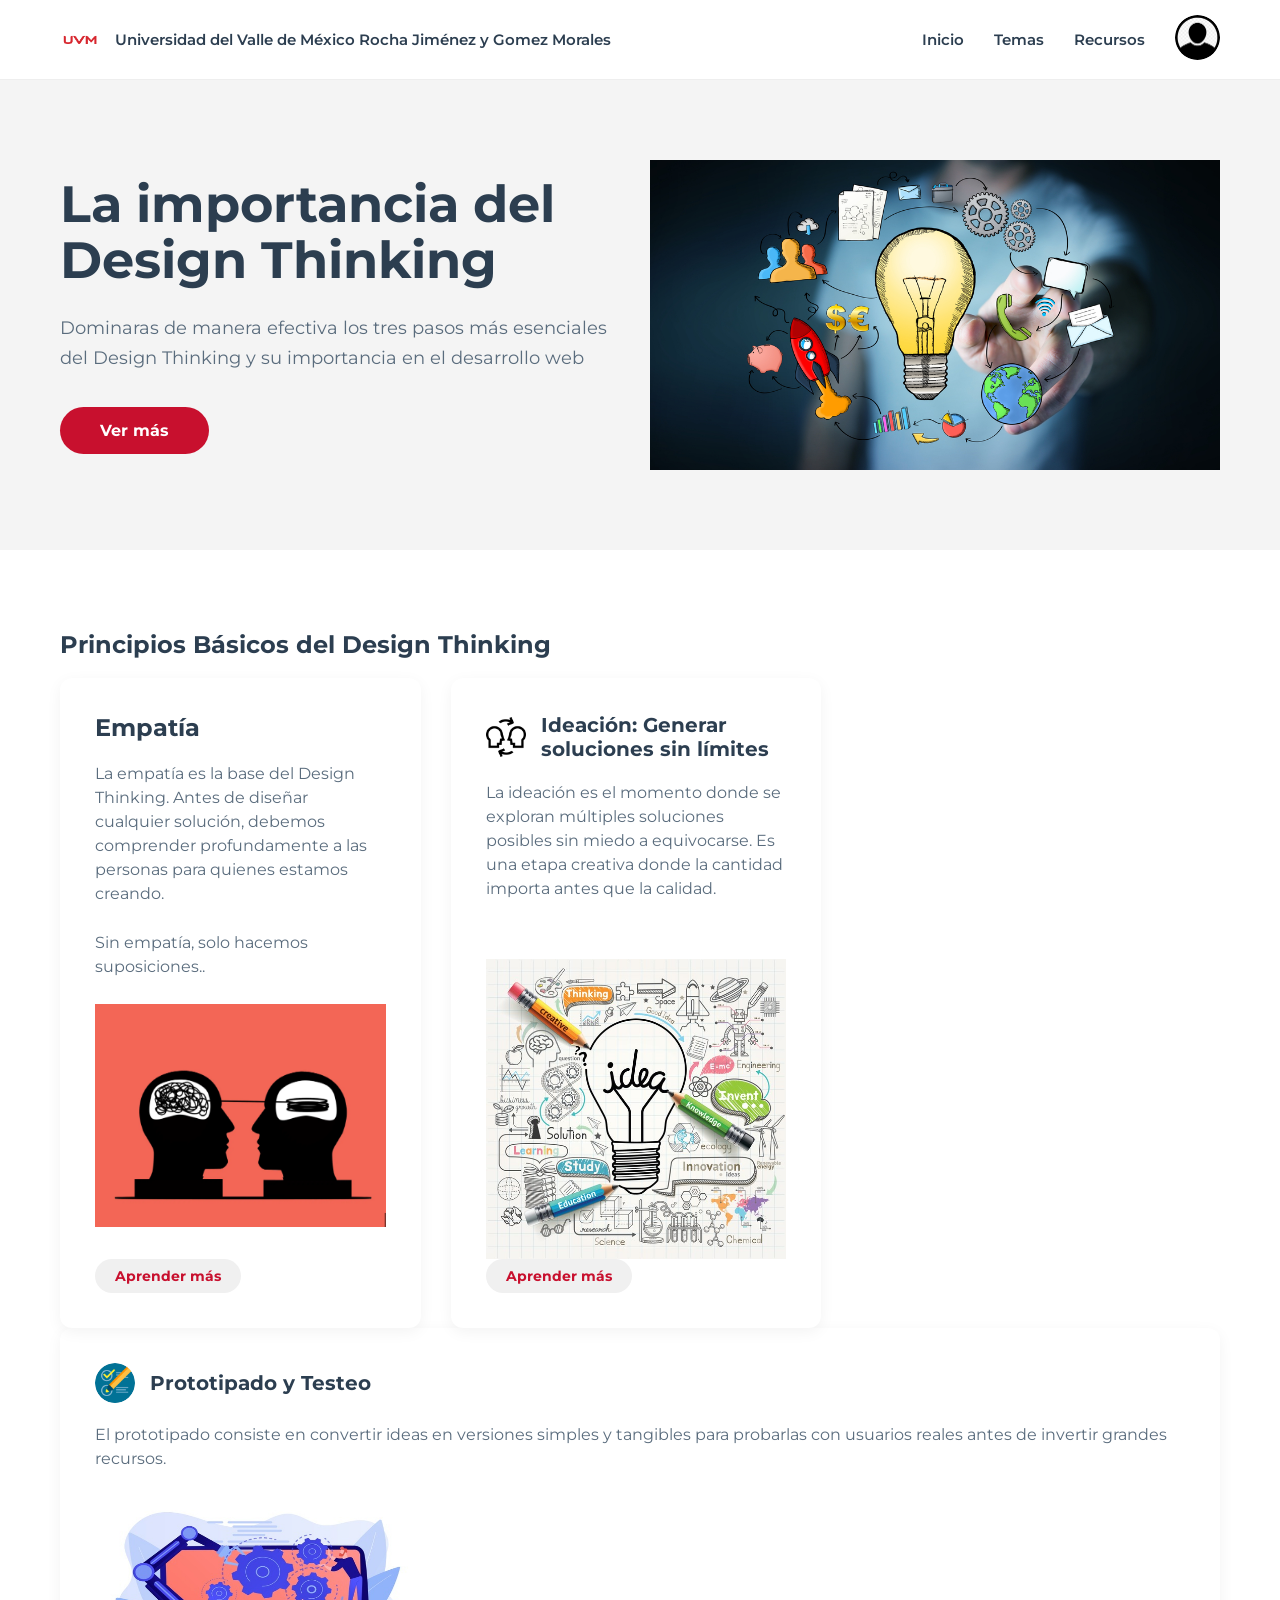
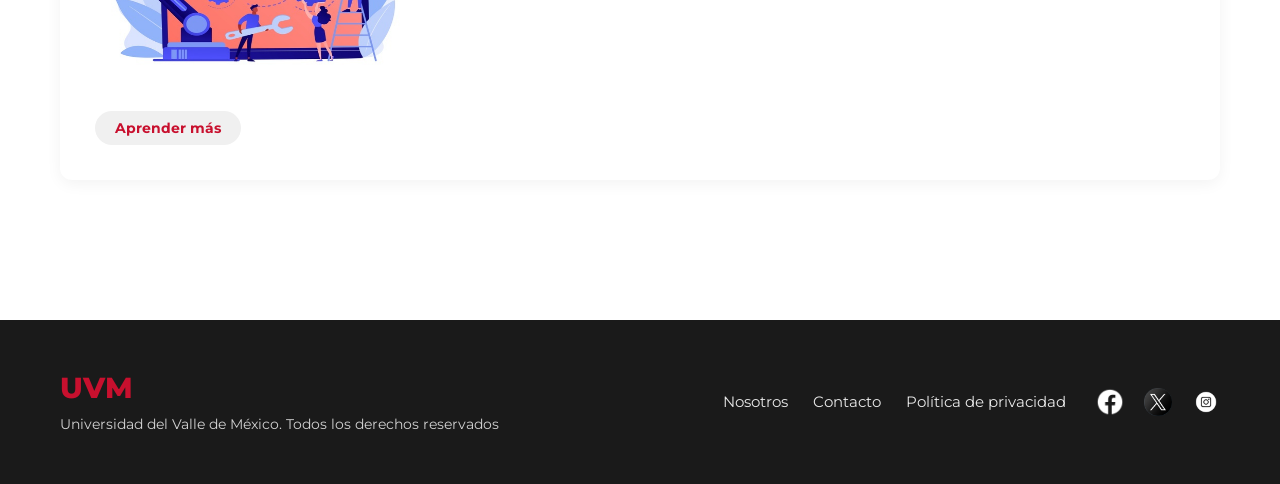
<file: index.html>
<!DOCTYPE html>
<html lang="es">
<head>
    <meta charset="UTF-8">
    <meta name="viewport" content="width=device-width, initial-scale=1.0">
    <title>Diseño de Experiencia de Usuario - UVM</title>
    <link href="https://fonts.googleapis.com/css2?family=Montserrat:wght@400;600;700&display=swap" rel="stylesheet">
    <link rel="stylesheet" href="index-estilos.css">
</head>
<body>

    <header class="navbar">
        <div class="container nav-content">
            <div class="brand">
                <img src="img/logo_uvm.png" alt="UVM Logo" class="logo-img">
                <span class="logo-text">Universidad del Valle de México Rocha Jiménez y Gomez Morales</span>
            </div>
            <nav class="nav-links">
                <a href="index.html">Inicio</a>
                 <a href="#principios">Temas</a> 
				<a href="recursos.html">Recursos</a>
                <div class="user-icon">
                    <img src="img/usuario_perfil.png" alt="Usuario">
                </div>
            </nav>
        </div>
    </header>

    <section class="hero">
        <div class="container hero-content">
            <div class="hero-text">
              <h1>La importancia del Design Thinking</h1>
                <p>Dominaras de manera efectiva los tres pasos más esenciales del Design Thinking y su importancia en el desarrollo web&nbsp; &nbsp; &nbsp;</p>
                <a href="#empatia" class="btn-main">Ver más</a>
            </div>
            <div class="hero-image">
                <img src="img/DT-en-empresa.jpg" alt="DT en empresa">
          </div>
        </div>
    </section>

    <main class="container principles">
        <h2 id="principios">Principios Básicos del Design Thinking</h2>
        
		<br>
        <div class="cards-grid">
      <article class="card">
                <div class="card-header">
                  <h2 id="empatia">Empatía</h2>
        </div>
        <p>La empatía es la base del Design Thinking. Antes de diseñar cualquier solución, debemos comprender profundamente a las personas para quienes estamos creando.&nbsp; &nbsp;&nbsp;</p>
          <p>Sin empatía, solo hacemos suposiciones..</p>
                <p><img src="img/Design-Thinking-Empatizar.png" width="291" height="223" alt=""/></p>
<a href="usabilidad_pagina.html" class="btn-card">Aprender más</a>
</article>

            <article class="card">
<div class="card-header"> <img src="img/icono_bombilla.png" alt="Bombilla" class="card-icon-img">
                    <h3>Ideación: Generar soluciones sin límites</h3>
              </div>
                <p>La ideación es el momento donde se exploran múltiples soluciones posibles sin miedo a equivocarse. Es una etapa creativa donde la cantidad importa antes que la calidad.</p>
<img src="img/designthinking.jpg" width="300" height="300" alt=""/>         <a href="Ideación.html" class="btn-card">Aprender más</a> </div>

            <article class="card card-wide">
              <div class="card-info">
                <div class="card-header">
                        <img src="img/lista.png" alt="Usuario" class="card-icon-img user-card-icon">
                        <h3>Prototipado y Testeo</h3>
                </div>
                <p>El prototipado consiste en convertir ideas en versiones simples y tangibles para probarlas con usuarios reales antes de invertir grandes recursos.</p>
                <p><img src="img/seres-humanos.jpg" width="322" height="183" alt=""/></p>
                <a href="Prototipado.html" class="btn-card">Aprender más</a> </div>

              </div>
</article>
      </div>
    </main>

    <footer class="footer">
        <div class="container footer-content">
            <div class="footer-info">
                <span class="footer-logo">UVM</span>
                <p>Universidad del Valle de México. Todos los derechos reservados</p>
            </div>
            <div class="footer-nav">
                <a href="uvm.html">Nosotros</a> <a href="#">Contacto</a>
                <a href="#">Política de privacidad</a>
            </div>
            <div class="social-icons">
                <img src="img/icono_fb.png" alt="FB">
                <img src="img/icono_x.png" alt="X">
                <img src="img/icono_ig.png" alt="IG">
            </div>
        </div>
    </footer>

</body>

</html>
</file>
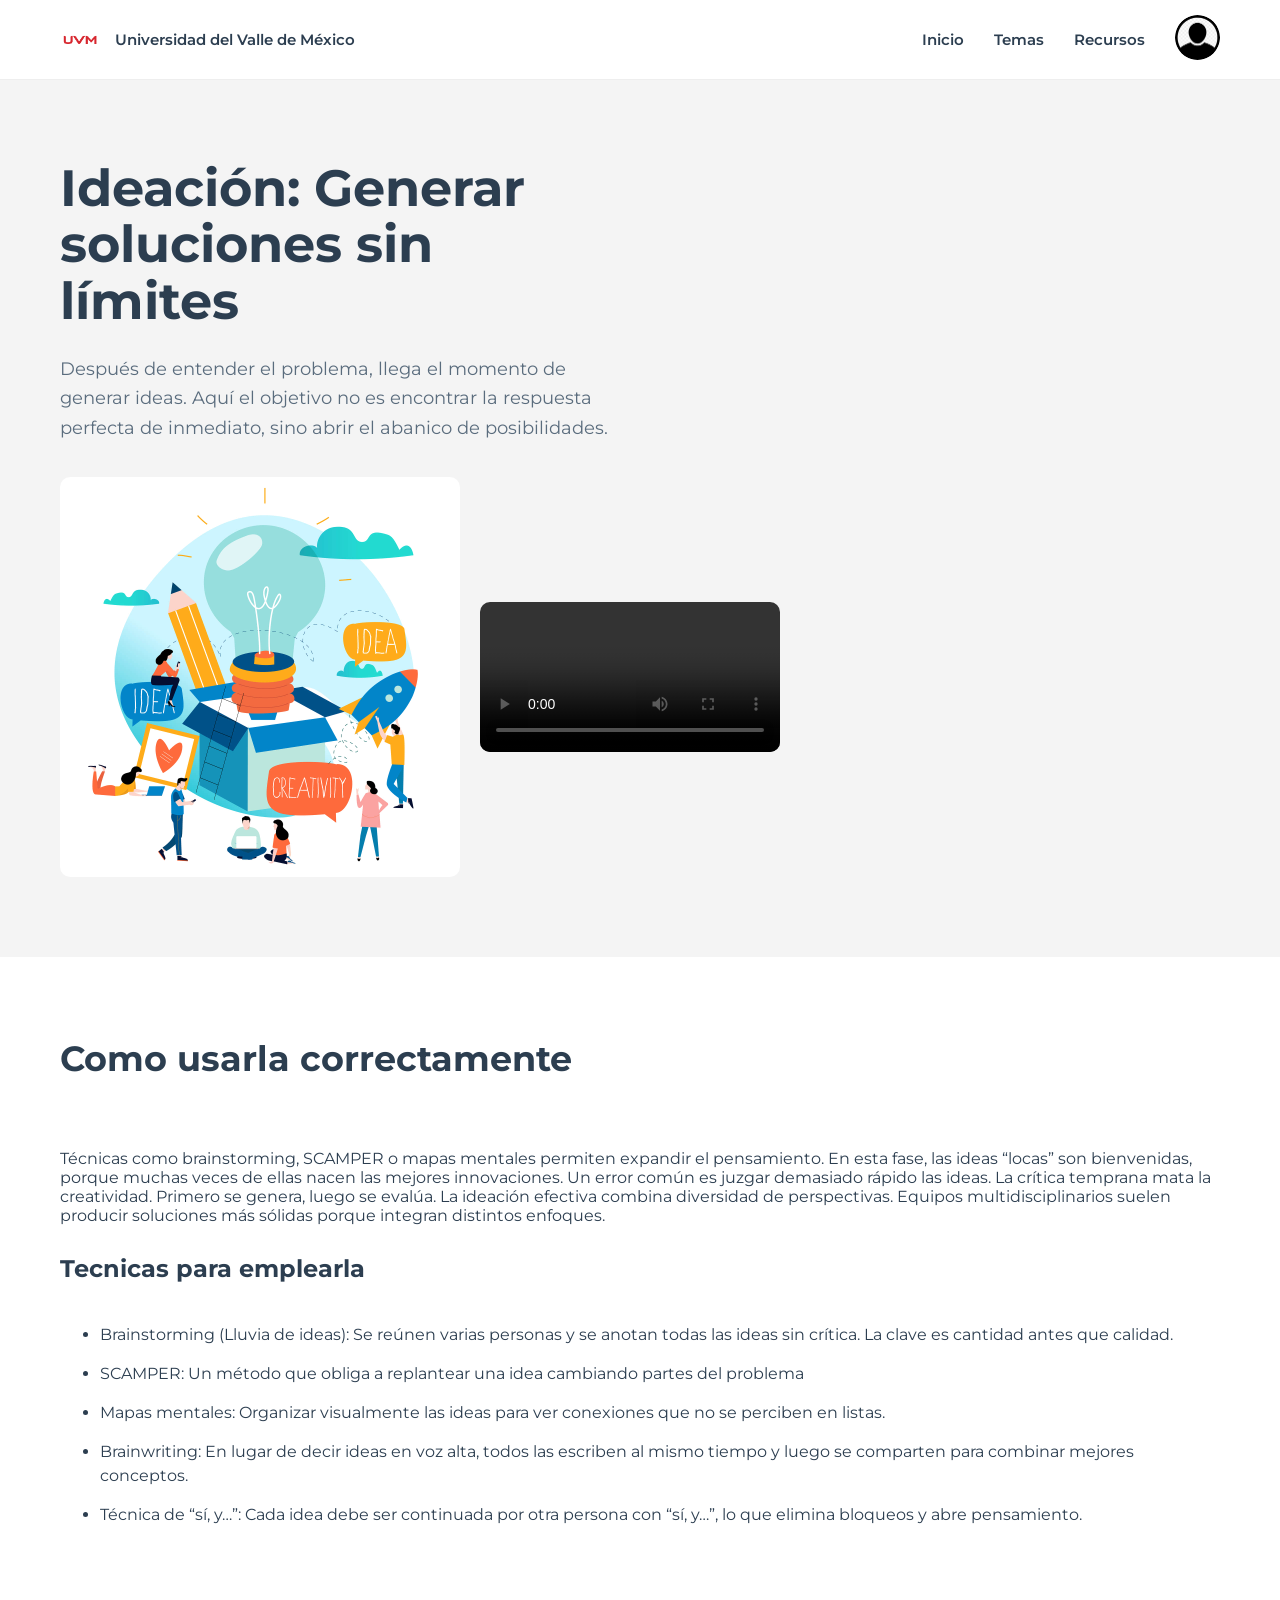
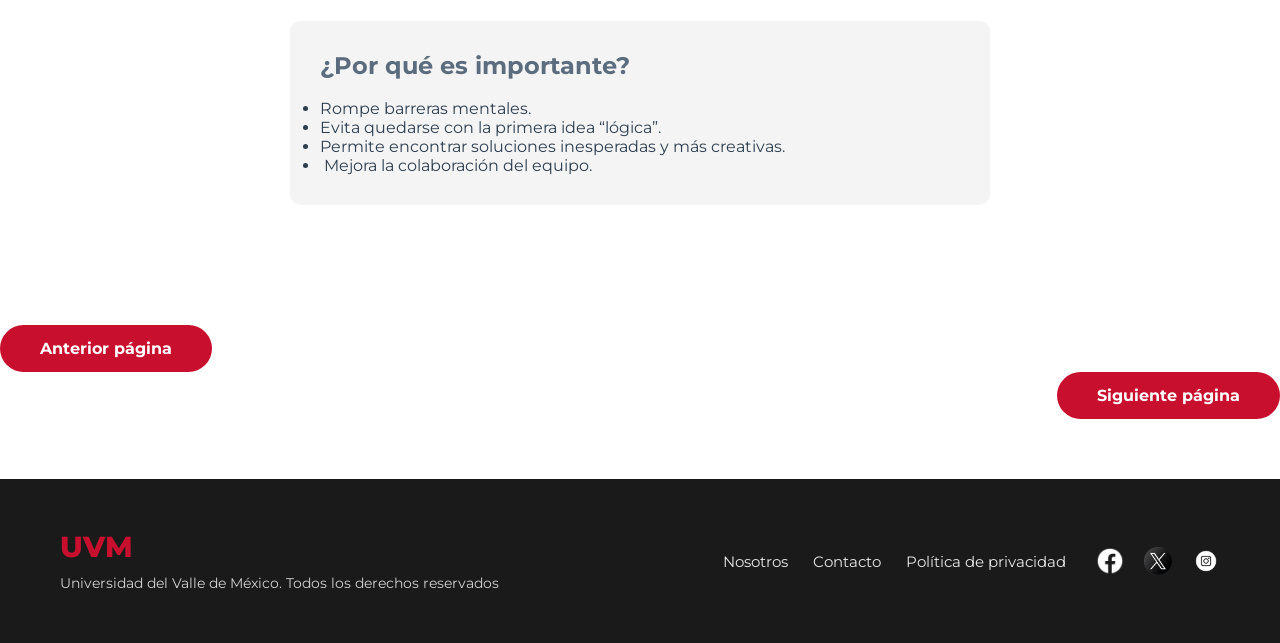
<file: Ideación.html>
<!DOCTYPE html>
<html lang="es">
<head>
    <meta charset="UTF-8">
    <meta name="viewport" content="width=device-width, initial-scale=1.0">
    <title>Diseño de Experiencia de Usuario - UVM</title>
    <link href="https://fonts.googleapis.com/css2?family=Montserrat:wght@400;600;700&display=swap" rel="stylesheet">
    <link rel="stylesheet" href="index-estilos.css">
</head>
<body>

<header class="navbar">
        <div class="container nav-content">
            <div class="brand">
                <img src="img/logo_uvm.png" alt="UVM Logo" class="logo-img">
                <span class="logo-text">Universidad del Valle de México</span>
            </div>
            <nav class="nav-links">
                <a href="index.html">Inicio</a>
                <a href="index.html#principios">Temas</a>
                <a href="#">Recursos</a>
                <div class="user-icon">
                    <img src="img/usuario_perfil.png" alt="Usuario">
                </div>
            </nav>
        </div>
    </header>
	
	<section class="hero">
    <div class="container hero-content">
        <div class="hero-text">
            <h1>Ideación: Generar soluciones sin límites</h1>
            <p>Después de entender el problema, llega el momento de generar ideas. Aquí el objetivo no es encontrar la respuesta perfecta de inmediato, sino abrir el abanico de posibilidades.</p>

            <div class="media-container">
                <img src="img/Design-thinking.jpg" alt="Prototipado">

                <video controls>
                    <source src="video/idear.mp4" type="video/mp4">
                </video>
            </div>

        </div>
    </div>
</section>

    <main class="container principles">
		
		
<h2 class="section-title">Como usarla correctamente</h2>
		<br>
<p>Técnicas como brainstorming, SCAMPER o mapas mentales permiten expandir el pensamiento. En esta fase, las ideas “locas” son bienvenidas, porque muchas veces de ellas nacen las mejores innovaciones. Un error común es juzgar demasiado rápido las ideas. La crítica temprana mata la creatividad. Primero se genera, luego se evalúa. La ideación efectiva combina diversidad de perspectivas. Equipos multidisciplinarios suelen producir soluciones más sólidas porque integran distintos enfoques.			
		</p>

			
		<h2 class="separado">&nbsp;</h2>	
		</p>
<h2>Tecnicas para emplearla</h2>
<section class="usabilidad">
    <ul>
        <li>
      Brainstorming (Lluvia de ideas):&nbsp;Se reúnen varias personas y se anotan todas las ideas sin crítica. La clave es cantidad antes que calidad.</li>

        <li>
      SCAMPER:&nbsp;Un método que obliga a replantear una idea cambiando partes del problema</li>

        <li>
      Mapas mentales:&nbsp;Organizar visualmente las ideas para ver conexiones que no se perciben en listas. </li>

        <li> Brainwriting:&nbsp;En lugar de decir ideas en voz alta, todos las escriben al mismo tiempo y luego se comparten para combinar mejores conceptos.</li>
        <li>Técnica de “sí, y…”:&nbsp;Cada idea debe ser continuada por otra persona con “sí, y…”, lo que elimina bloqueos y abre pensamiento.</li>
 </li>
	
    </ul>
</section>
<br>
		<section class="recuadro">
    <div class="recuadro-contenido">
        <h2>¿Por qué es importante?</h2>
	  <br>
        <ul>
          <li> Rompe barreras mentales.&nbsp;</li>
          <li>Evita quedarse con la primera idea “lógica”.&nbsp;</li>
          <li>Permite encontrar soluciones inesperadas y más creativas.</li>
          <li>&nbsp;Mejora la colaboración del equipo. </li>
        </ul>
		
    </div>
      </div>
            </article>
	
      </div>

    </main>
<div style="text-align: left;">
	
<a class="btn-main" href="usabilidad_pagina.html">Anterior página</a>
	<div style="text-align: right;">
	
    <a class="btn-main" href="Prototipado.html">Siguiente página</a>
</div>


    <footer class="footer">
        <div class="container footer-content">
            <div class="footer-info">
                <span class="footer-logo">UVM</span>
              <p>Universidad del Valle de México. Todos los derechos reservados</p>
            </div>
            <div class="footer-nav">
            <a href="uvm.html">Nosotros</a> <a href="uvm.html">Contacto</a> <a href="uvm.html">Política de privacidad</a> </div>
            <div class="social-icons">
              <img src="img/icono_fb.png" alt="FB">
              <img src="img/icono_x.png" alt="X">
              <img src="img/icono_ig.png" alt="IG">
            </div>
        </div>
    </footer>

</body>

</html>
</file>
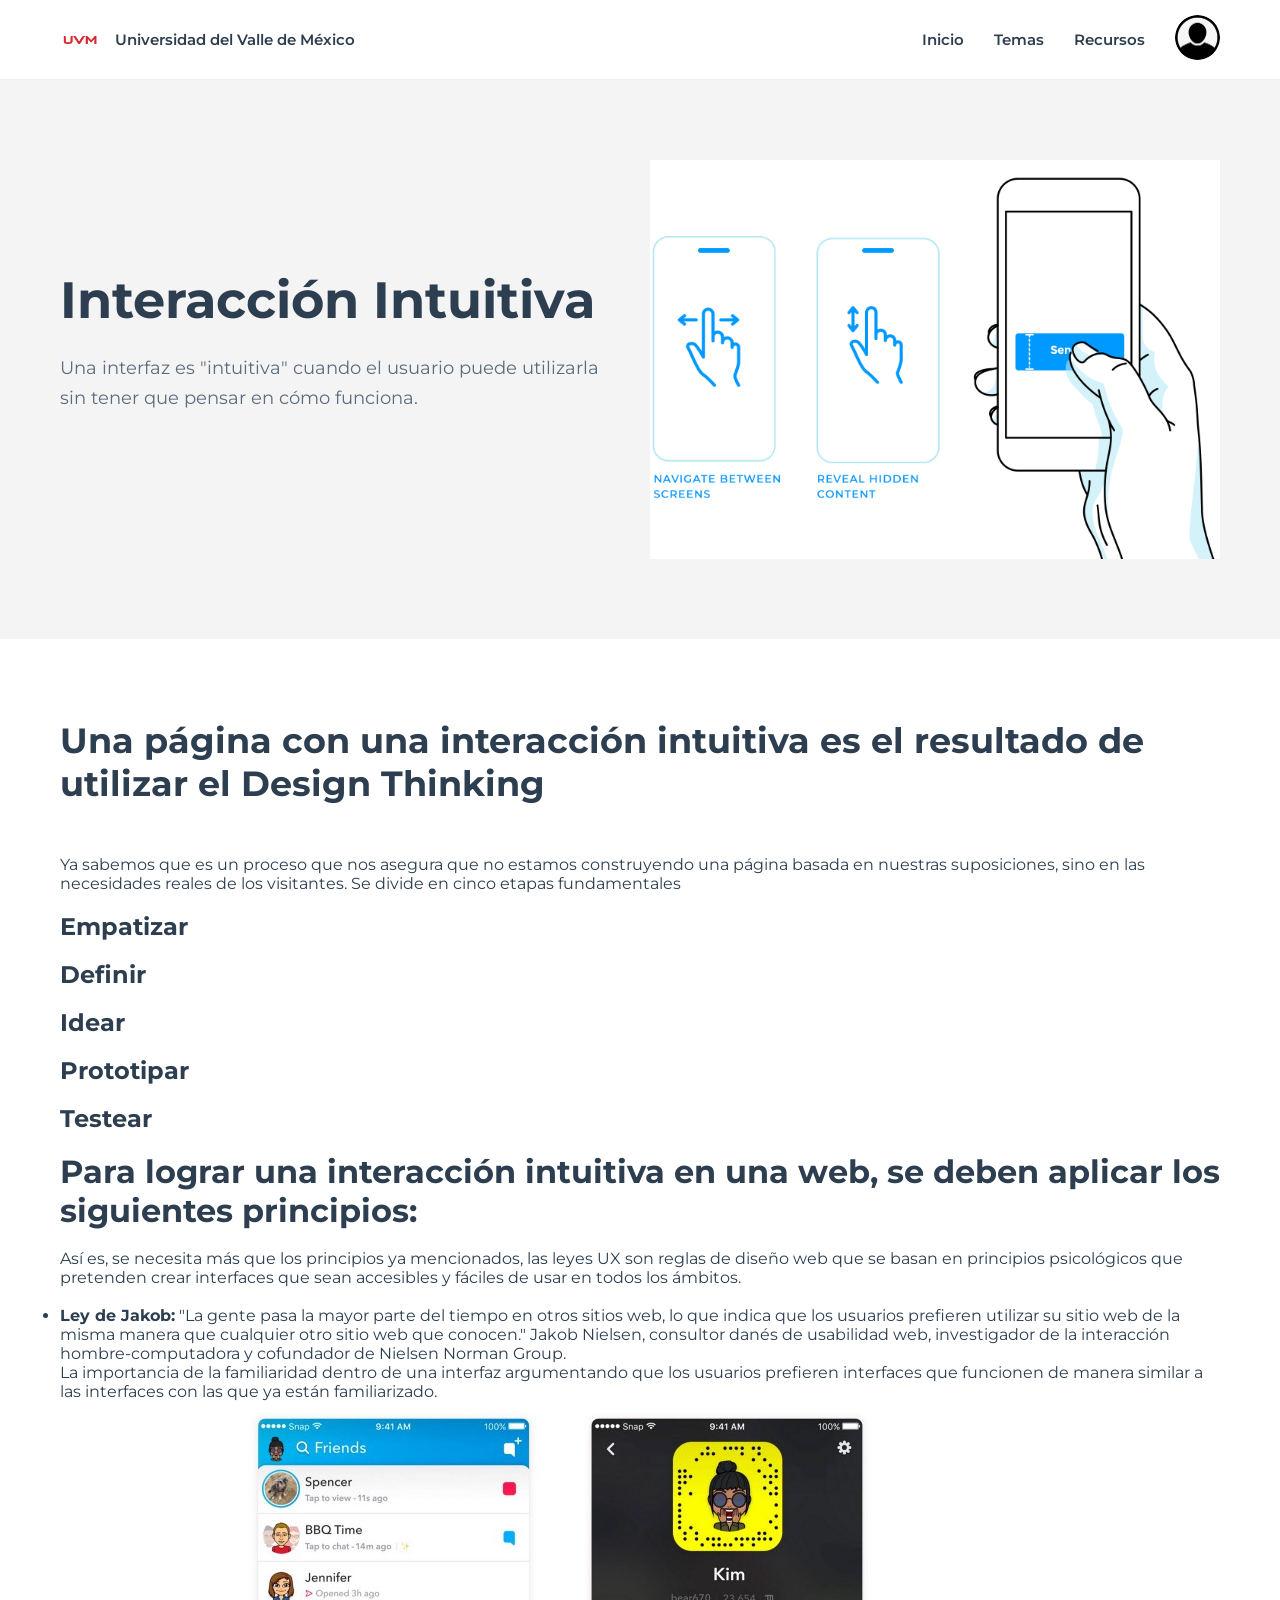
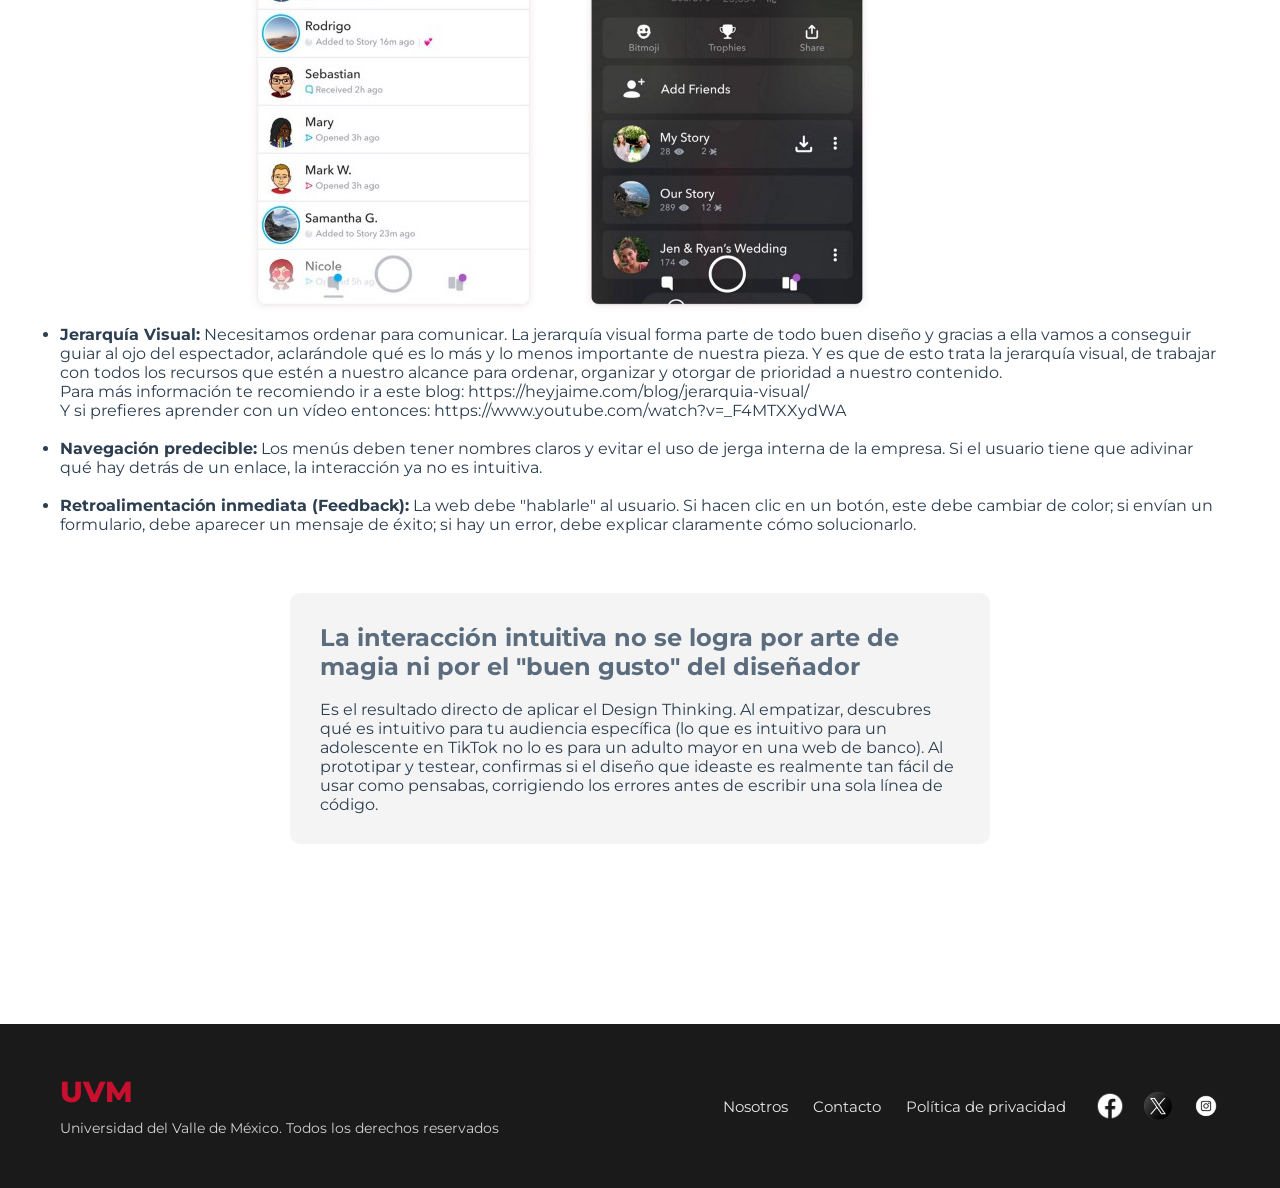
<file: otra_pagina.html>
<!DOCTYPE html>
<html lang="es">
<head>
    <meta charset="UTF-8">
    <meta name="viewport" content="width=device-width, initial-scale=1.0">
    <title>Diseño de Experiencia de Usuario - UVM</title>
    <link href="https://fonts.googleapis.com/css2?family=Montserrat:wght@400;600;700&display=swap" rel="stylesheet">
    <link rel="stylesheet" href="index-estilos.css">
</head>
<body>

    <header class="navbar">
        <div class="container nav-content">
            <div class="brand">
                <img src="img/logo_uvm.png" alt="UVM Logo" class="logo-img">
                <span class="logo-text">Universidad del Valle de México</span>
            </div>
            <nav class="nav-links">
                <a href="index.html">Inicio</a>
                <a href="#">Temas</a>
                <a href="#">Recursos</a>
                <div class="user-icon">
                    <img src="img/usuario_perfil.png" alt="Usuario">
                </div>
            </nav>
        </div>
    </header>

    <section class="hero">
        <div class="container hero-content">
            <div class="hero-text">
				<h1>Interacción Intuitiva</h1>
                <p>Una interfaz es "intuitiva" cuando el usuario puede utilizarla sin tener que pensar en cómo funciona. 
				</p>
            </div>
            <div class="hero-image">
                <img src="img/ilustracion_interaccion.png" alt="Ilustración UX" class="imagen-ux">
            </div>
        </div>
    </section>
	
	<main class="container principles">
        <h2 class="section-title">Una página con una interacción intuitiva es el resultado de utilizar el Design Thinking</h2>
		<p>Ya sabemos que es un proceso que nos asegura que no estamos construyendo una página basada en nuestras suposiciones, sino en las necesidades reales de los visitantes. Se divide en cinco etapas fundamentales
				</p>
		<br>
		<h2>Empatizar</h2>
		<br>
        <h2>Definir</h2>
		<br>
		<h2>Idear</h2>
		<br>
        <h2>Prototipar</h2>
		<br>
        <h2>Testear</h2>
		<br>
		<h1>Para lograr una interacción intuitiva en una web, se deben aplicar los siguientes principios:</h1>
		<br>
		<p>Así es, se necesita más que los principios ya mencionados, las leyes UX son reglas de diseño web que se basan en principios psicológicos que pretenden crear interfaces que sean accesibles y fáciles de usar en todos los ámbitos.
				</p>
		<br>
		
		<ul>	
        <li>
            <strong>Ley de Jakob:</strong> 
            "La gente pasa la mayor parte del tiempo en otros sitios web, lo que indica que los usuarios prefieren utilizar su sitio web de la misma manera que cualquier otro sitio web que conocen." Jakob Nielsen, consultor danés de usabilidad web, investigador de la interacción hombre-computadora y cofundador de Nielsen Norman Group.
			<p>La importancia de la familiaridad dentro de una interfaz argumentando que los usuarios prefieren interfaces que funcionen de manera similar a las interfaces con las que ya están familiarizado.
        </p>
        </li>
</ul>
		<img src="img/ilustracion_o.png" alt="Ilustración O" class="imagen-o">
		
		<br>
		
		<ul>
        <li>
            <strong>Jerarquía Visual:</strong> 
            Necesitamos ordenar para comunicar. La jerarquía visual forma parte de todo buen diseño y gracias a ella vamos a conseguir guiar al ojo del espectador, aclarándole qué es lo más y lo menos importante de nuestra pieza. Y es que de esto trata la jerarquía visual, de trabajar con todos los recursos que estén a nuestro alcance para ordenar, organizar y otorgar de prioridad a nuestro contenido. 
			<p>Para más información te recomiendo ir a este blog: https://heyjaime.com/blog/jerarquia-visual/
        </p>
			<p>Y si prefieres aprender con un vídeo entonces: https://www.youtube.com/watch?v=_F4MTXXydWA
        </p>
        </li>

		<br>
        <li>
            <strong>Navegación predecible:</strong> 
            Los menús deben tener nombres claros y evitar el uso de jerga interna de la empresa. Si el usuario tiene que adivinar qué hay detrás de un enlace, la interacción ya no es intuitiva.
        </li>

		<br>
		 <li>
            <strong>Retroalimentación inmediata (Feedback):</strong> 
            La web debe "hablarle" al usuario. Si hacen clic en un botón, este debe cambiar de color; si envían un formulario, debe aparecer un mensaje de éxito; si hay un error, debe explicar claramente cómo solucionarlo.
        </li>
    </ul>
		
		<br>
		<section class="recuadro">
    <div class="recuadro-contenido">
        <h2>La interacción intuitiva no se logra por arte de magia ni por el "buen gusto" del diseñador</h2>
		<br>
        <p>
            Es el resultado directo de aplicar el Design Thinking.
            Al empatizar, descubres qué es intuitivo para tu audiencia específica (lo que es intuitivo para un adolescente en TikTok no lo es para un adulto mayor en una web de banco). Al prototipar y testear, confirmas si el diseño que ideaste es realmente tan fácil de usar como pensabas, corrigiendo los errores antes de escribir una sola línea de código.
        </p>
    </div>
</section>
		
		</main>

    <footer class="footer">
        <div class="container footer-content">
            <div class="footer-info">
                <span class="footer-logo">UVM</span>
                <p>Universidad del Valle de México. Todos los derechos reservados</p>
            </div>
            <div class="footer-nav">
                <a href="#">Nosotros</a>
                <a href="#">Contacto</a>
                <a href="#">Política de privacidad</a>
            </div>
            <div class="social-icons">
                <img src="img/icono_fb.png" alt="FB">
                <img src="img/icono_x.png" alt="X">
                <img src="img/icono_ig.png" alt="IG">
            </div>
        </div>
    </footer>

</body>

</html>
</file>
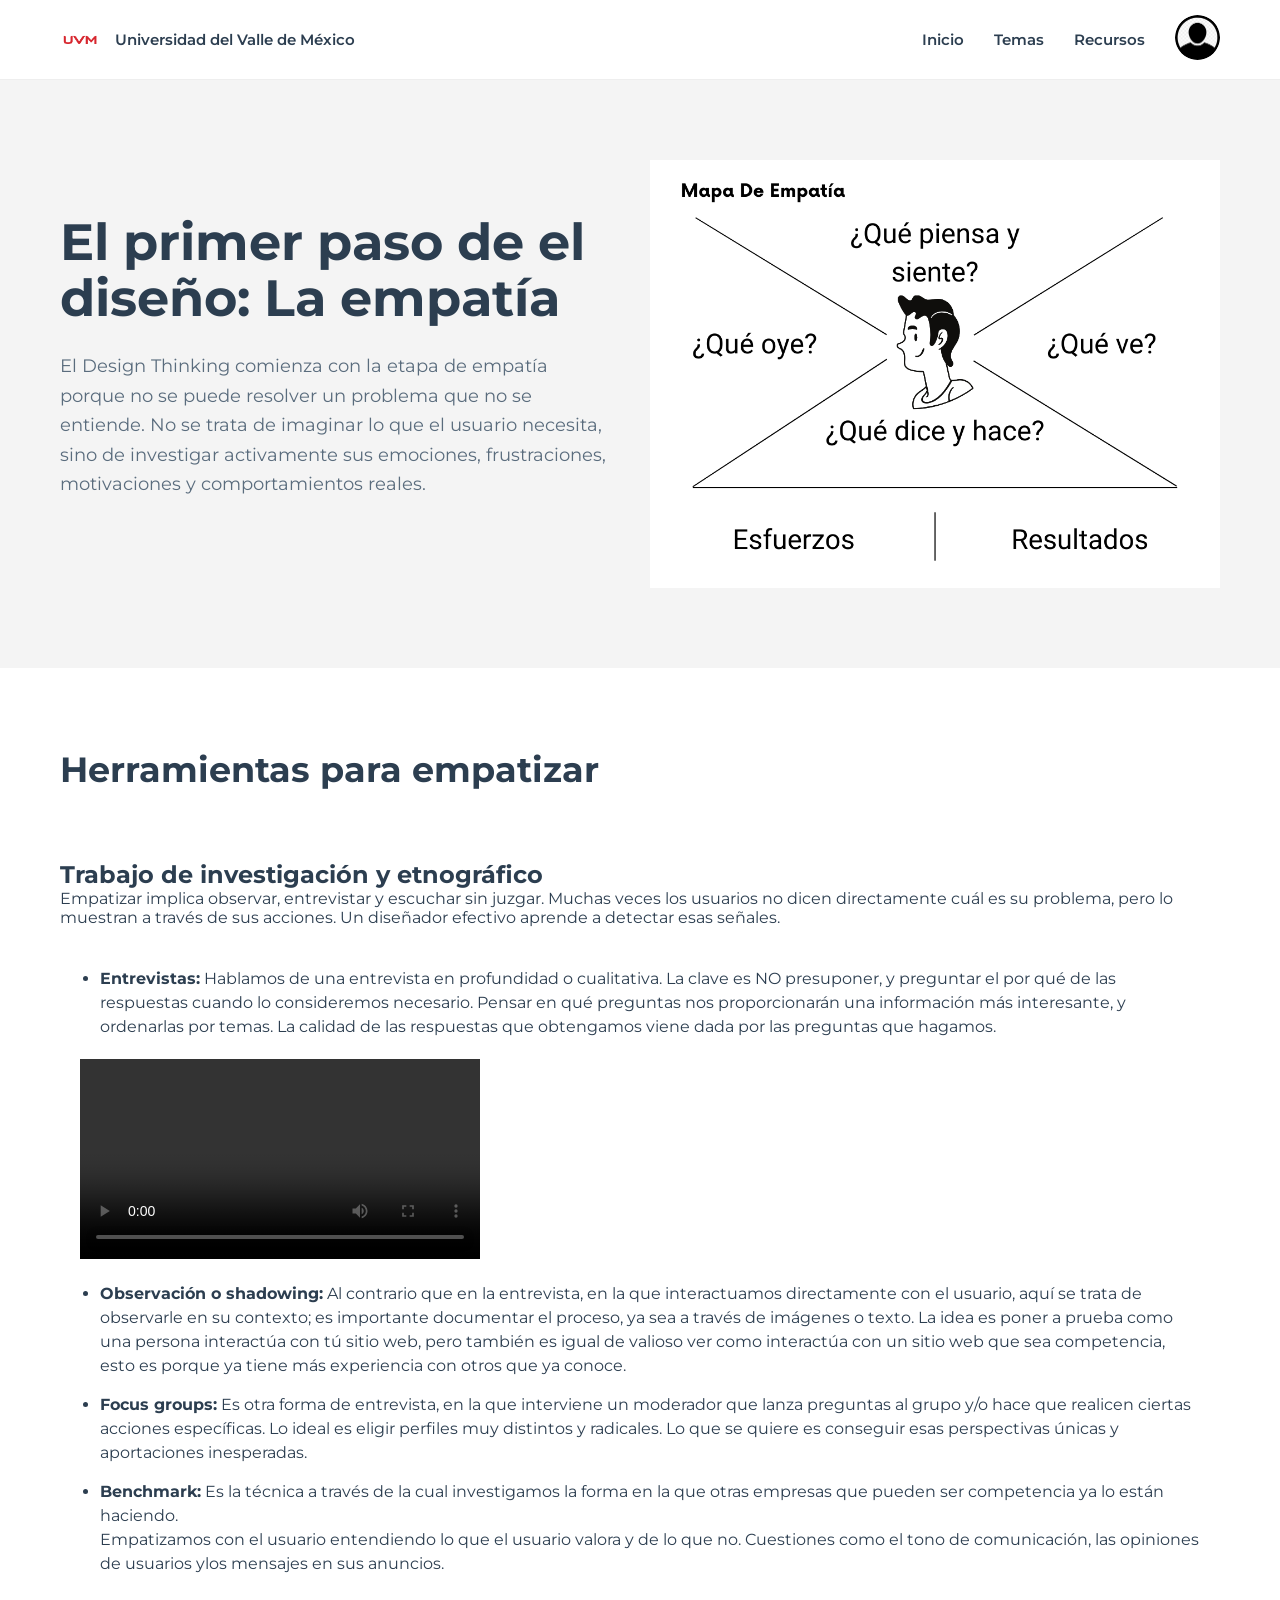
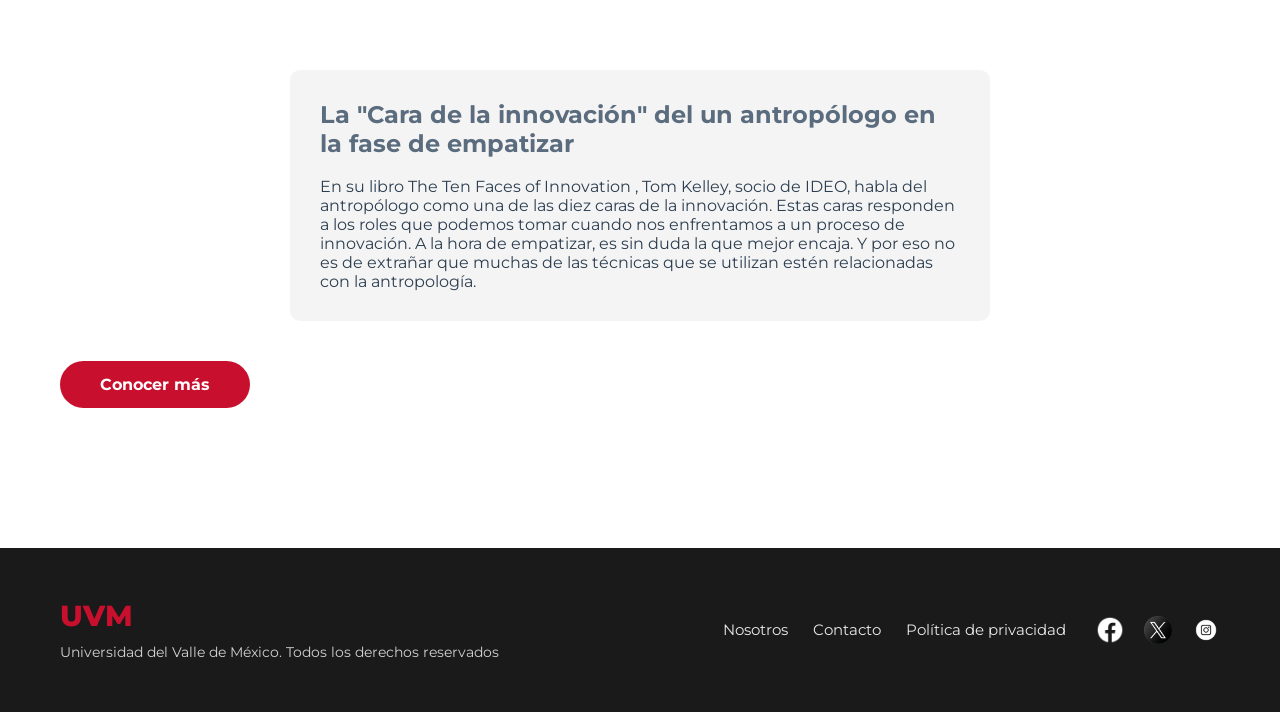
<file: usabilidad_pagina.html>
<!DOCTYPE html>
<html lang="es">
<head>
    <meta charset="UTF-8">
    <meta name="viewport" content="width=device-width, initial-scale=1.0">
    <title>Diseño de Experiencia de Usuario - UVM</title>
    <link href="https://fonts.googleapis.com/css2?family=Montserrat:wght@400;600;700&display=swap" rel="stylesheet">
    <link rel="stylesheet" href="index-estilos.css">
</head>
<body>

    <header class="navbar">
        <div class="container nav-content">
            <div class="brand">
                <img src="img/logo_uvm.png" alt="UVM Logo" class="logo-img">
                <span class="logo-text">Universidad del Valle de México</span>
            </div>
            <nav class="nav-links">
                <a href="index.html">Inicio</a>
                <a href="#">Temas</a>
                <a href="#">Recursos</a>
                <div class="user-icon">
                    <img src="img/usuario_perfil.png" alt="Usuario">
                </div>
            </nav>
        </div>
    </header>

    <section class="hero">
        <div class="container hero-content">
            <div class="hero-text">
				<h1>El primer paso de el diseño: La empatía</h1>
                <p>El Design Thinking comienza con la etapa de empatía porque no se puede resolver un problema que no se entiende. No se trata de imaginar lo que el usuario necesita, sino de investigar activamente sus emociones, frustraciones, motivaciones y comportamientos reales.
				</p>
            </div>
            <div class="hero-image">
                <img src="img/ilustracion_usabilidad.png" alt="Ilustración UX" class="imagen-ux">
            </div>
        </div>
    </section>

    <main class="container principles">
        <h2 class="section-title">Herramientas para empatizar</h2>
		<br>
		<h2>Trabajo de investigación y etnográfico</h2>
		<p>Empatizar implica observar, entrevistar y escuchar sin juzgar. Muchas veces los usuarios no dicen directamente cuál es su problema, pero lo muestran a través de sus acciones. Un diseñador efectivo aprende a detectar esas señales.
		</p>
		<section class="usabilidad">
    <ul>
        <li>
            <strong>Entrevistas:</strong> 
            Hablamos de una entrevista en profundidad o cualitativa. La clave es NO presuponer, y preguntar el por qué de las respuestas cuando lo consideremos necesario. Pensar en qué preguntas nos proporcionarán una información más interesante, y ordenarlas por temas.
			La calidad de las respuestas que obtengamos viene dada por las preguntas que hagamos.
        </li>
    </ul>

		<section class="multimedia">
    <div class="video">
        <video controls width="600">
            <source src="video/video_entrevistas.mp4" type="video/mp4">
        </video>
    </div>
</section>
    
		<br>	
	<ul>	
        <li>
            <strong>Observación o shadowing:</strong> 
            Al contrario que en la entrevista, en la que interactuamos directamente con el usuario, aquí se trata de observarle en su contexto; es importante documentar el proceso, ya sea a través de imágenes o texto. La idea es poner a prueba como una persona interactúa con tú sitio web, pero también es igual de valioso ver como interactúa con un sitio web que sea competencia, esto es porque ya tiene más experiencia con otros que ya conoce.
        </li>

        <li>
            <strong>Focus groups:</strong> 
            Es otra forma de entrevista, en la que interviene un moderador que lanza preguntas al grupo y/o hace que realicen ciertas acciones específicas. Lo ideal es eligir perfiles muy distintos y radicales. Lo que se quiere es conseguir esas perspectivas únicas y aportaciones inesperadas.
        </li>

        <li>
            <strong>Benchmark:</strong> 
            Es la técnica a través de la cual investigamos la forma en la que otras empresas que pueden ser competencia ya lo están haciendo.
			<p> Empatizamos con el usuario entendiendo lo que el usuario valora y de lo que no. Cuestiones como el tono de comunicación, las opiniones de usuarios ylos mensajes en sus anuncios.  
        </p>
        </li>

    </ul>
</section>
		
		<br>
		<section class="recuadro">
    <div class="recuadro-contenido">
        <h2>La "Cara de la innovación" del un antropólogo en la fase de empatizar</h2>
		<br>
        <p>
            En su libro The Ten Faces of Innovation , Tom Kelley, socio de IDEO, habla del antropólogo como una de las diez caras de la innovación. Estas caras responden a los roles que podemos tomar cuando nos enfrentamos a un proceso de innovación. A la hora de empatizar, es sin duda la que mejor encaja. Y por eso no es de extrañar que muchas de las técnicas que se utilizan estén relacionadas con la antropología.
        </p>
    </div>
</section>
		
		<a class="btn-main" href="otra_pagina.html">Conocer más</a>
</div>
		
		</main>

    <footer class="footer">
        <div class="container footer-content">
            <div class="footer-info">
                <span class="footer-logo">UVM</span>
                <p>Universidad del Valle de México. Todos los derechos reservados</p>
            </div>
            <div class="footer-nav">
                <a href="#">Nosotros</a>
                <a href="#">Contacto</a>
                <a href="#">Política de privacidad</a>
            </div>
            <div class="social-icons">
                <img src="img/icono_fb.png" alt="FB">
                <img src="img/icono_x.png" alt="X">
                <img src="img/icono_ig.png" alt="IG">
            </div>
        </div>
    </footer>

</body>
</html>
</file>
<file: index-estilos.css>
:root {
    --uvm-red: #c8102e;
    --bg-gray: #f4f4f4;
    --text-dark: #2c3e50;
    --text-light: #5a6c7d;
    --white: #ffffff;
    --footer-black: #1a1a1a;
}

* {
    margin: 0;
    padding: 0;
    box-sizing: border-box;
}

.media-container {
    display: flex;
    gap: 20px; /* espacio entre imagen y video */
    align-items: center;
}

.media-container img,
.media-container video {
    width: 400px;
    height: auto;
    border-radius: 10px;
}

body {
    font-family: 'Montserrat', sans-serif;
    background-color: var(--white);
    color: var(--text-dark);
}

.imagen-ux {
	width: 3000px;
	height: auto;
}

.multimedia {
    display: flex;
    gap: 20px;
    margin-top: 20px;
}

.video video {
    width: 400px;
}

.usabilidad {
    background-color: white;
    padding: 20px;
    margin-top: 20px;
}

.usabilidad ul {
    padding-left: 20px;
}

.usabilidad li {
    margin-bottom: 15px;
    line-height: 1.5;
}

.recuadro {
    display: flex;
    justify-content: center;
    margin: 40px 0;
}

.recuadro-contenido {
    background-color: #f4f4f4;
    max-width: 700px;
    width: 100%;
    padding: 30px;
    border-radius: 10px;
}

.recuadro-contenido h2 {
    color: #5a6c7d;
}

.recuadro-contenido p {
    color: #2c3e50;
}

.container {
    max-width: 1200px;
    margin: 0 auto;
    padding: 0 20px;
}

/* Header */
.navbar {
    padding: 15px 0;
    background: var(--white);
    border-bottom: 1px solid #eee; 
}

.nav-content {
    display: flex;
    justify-content: space-between;
    align-items: center;
}

.brand {
    display: flex;
    align-items: center;
    gap: 15px;
}

.logo-img {
    height: 40px; 
    width: auto;
}

.logo-text {
    font-size: 0.95rem;
    font-weight: 600;
    color: var(--text-dark);
}

.nav-links {
    display: flex;
    align-items: center;
    gap: 30px;
}

.nav-links a {
    text-decoration: none;
    color: var(--text-dark);
    font-weight: 600;
    font-size: 0.95rem;
    transition: color 0.3s;
}

.nav-links a:hover {
    color: var(--uvm-red);
}

.user-icon img {
    width: 45px;
    height: 45px;
    border-radius: 50%; 
    object-fit: cover; 
}

/* Hero Section */
.hero {
    background-color: var(--bg-gray);
    padding: 80px 0;
}

.hero-content {
    display: flex;
    align-items: center;
    justify-content: space-between;
    gap: 40px;
}

.hero-text {
    flex: 1;
    max-width: 550px;
}

.hero-text h1 {
    font-size: 3.2rem;
    font-weight: 700;
    margin-bottom: 25px;
    line-height: 1.1;
    color: var(--text-dark);
}

.hero-text p {
    font-size: 1.15rem;
    color: var(--text-light);
    margin-bottom: 35px;
    line-height: 1.6;
}

.btn-main {
    background-color: var(--uvm-red);
    color: var(--white);
    padding: 14px 40px;
    border-radius: 30px;
    text-decoration: none;
    font-weight: 700;
    font-size: 1rem;
    display: inline-block;
    transition: background-color 0.3s, transform 0.2s;
}

.btn-main:hover {
    background-color: #a00d24;
    transform: translateY(-2px);
}

.hero-image {
    flex: 1;
    display: flex;
    justify-content: center;
}

.hero-image img {
    max-width: 100%;
    height: auto;
}

/* Seccion Principios */
.principles {
    padding: 80px 20px;
}

.section-title {
    font-size: 2.2rem;
    margin-bottom: 50px;
    font-weight: 700;
    color: var(--text-dark);
}

.cards-grid {
    display: grid;
    grid-template-columns: repeat(auto-fit, minmax(300px, 1fr));
    gap: 30px;
}

@media (min-width: 992px) {
    .cards-grid {
        grid-template-columns: 1fr 1fr 1.5fr;
    }
}

.card {
    background: var(--white); 
    padding: 35px;
    border-radius: 12px;
    display: flex;
    flex-direction: column;
    box-shadow: 0 4px 15px rgba(0,0,0,0.05); 
    transition: transform 0.3s, box-shadow 0.3s;
}

.card:hover {
    transform: translateY(-5px);
    box-shadow: 0 8px 25px rgba(0,0,0,0.1);
}

.card-header {
    display: flex;
    align-items: center;
    gap: 15px;
    margin-bottom: 20px;
}

.card-icon-img {
    width: 40px;
    height: 40px;
    object-fit: contain;
}

.user-card-icon {
    border-radius: 50%;
    object-fit: cover;
    background-color: #eee; 
}

.card h3 {
    font-size: 1.25rem;
    font-weight: 700;
    color: var(--text-dark);
}

.card p {
    font-size: 1rem;
    color: var(--text-light);
    margin-bottom: 25px;
    line-height: 1.5;
    flex-grow: 1;
}

.btn-card {
    background: #f0f0f0; 
    color: var(--uvm-red);
    padding: 8px 20px;
    border-radius: 20px;
    text-decoration: none;
    font-size: 0.9rem;
    font-weight: 700;
    align-self: flex-start;
    transition: background-color 0.3s;
}

.btn-card:hover {
    background-color: #e0e0e0;
}

.card-wide {
    flex-direction: row;
    padding: 0;
    overflow: hidden;
}

.card-info {
    padding: 35px;
    flex: 1;
    display: flex;
    flex-direction: column;
}

.video-thumb {
    width: 250px; 
    position: relative;
}

.video-thumb img {
    width: 100%;
    height: 100%;
    object-fit: cover;
}

.play-button {
    position: absolute;
    top: 50%;
    left: 50%;
    transform: translate(-50%, -50%);
    background: var(--uvm-red);
    color: var(--white);
    width: 50px;
    height: 50px;
    border-radius: 50%;
    display: flex;
    justify-content: center;
    align-items: center;
    font-size: 1.2rem;
    cursor: pointer;
    box-shadow: 0 4px 10px rgba(0,0,0,0.3);
    transition: background-color 0.3s, transform 0.2s;
}

.play-button:hover {
    background-color: #a00d24;
    transform: translate(-50%, -50%) scale(1.1);
}

/* Footer */
.footer {
    background: var(--footer-black);
    color: var(--white);
    padding: 50px 0;
    margin-top: 60px;
}

.footer-content {
    display: flex;
    justify-content: space-between;
    align-items: center;
    gap: 30px;
}

.footer-info {
    flex: 1;
}

.footer-logo {
    color: var(--uvm-red);
    font-weight: 800;
    font-size: 1.8rem;
    display: block;
    margin-bottom: 10px;
}

.footer-info p {
    font-size: 0.85rem;
    opacity: 0.8;
    line-height: 1.4;
}

.footer-nav {
    display: flex;
    gap: 25px;
}

.footer-nav a {
    color: var(--white);
    text-decoration: none;
    font-size: 0.95rem;
    opacity: 0.9;
    transition: opacity 0.3s;
}

.footer-nav a:hover {
    opacity: 1;
    text-decoration: underline;
}

.social-icons {
    display: flex;
    gap: 20px;
}

.social-icons img {
    width: 28px;
    height: 28px;
    object-fit: contain;
}

/* Responsivo */
@media (max-width: 991px) {
    .hero-content {
        flex-direction: column;
        text-align: center;
        padding: 40px 0;
    }
    .hero-text h1 {
        font-size: 2.8rem;
    }
    .card-wide {
        flex-direction: column;
    }
    .video-thumb {
        width: 100%;
        height: 200px;
    }
    .footer-content {
        flex-direction: column;
        text-align: center;
    }
    .footer-nav {
        flex-wrap: wrap;
        justify-content: center;
    }
}

@media (max-width: 576px) {
    .hero-text h1 {
        font-size: 2.2rem;
    }
    .brand {
        flex-direction: column;
        gap: 5px;
        text-align: center;
    }
}
</file>
